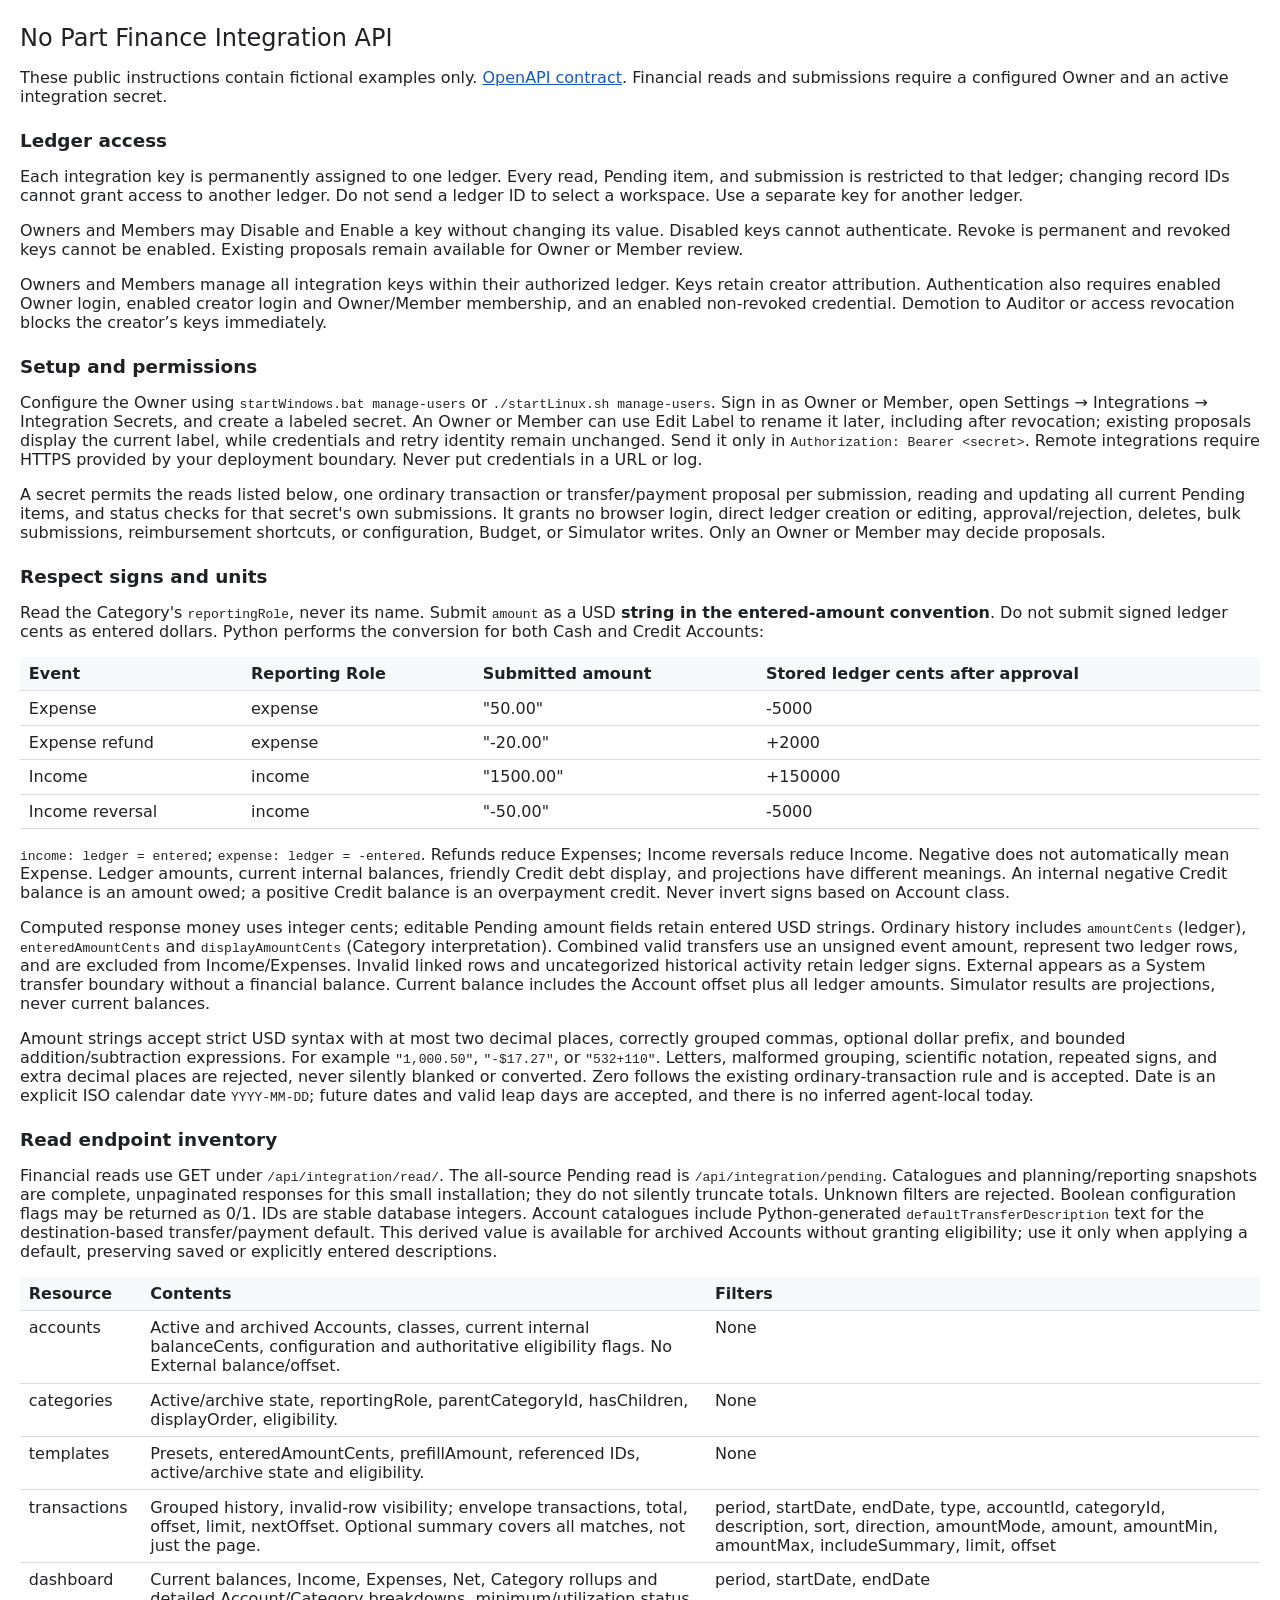
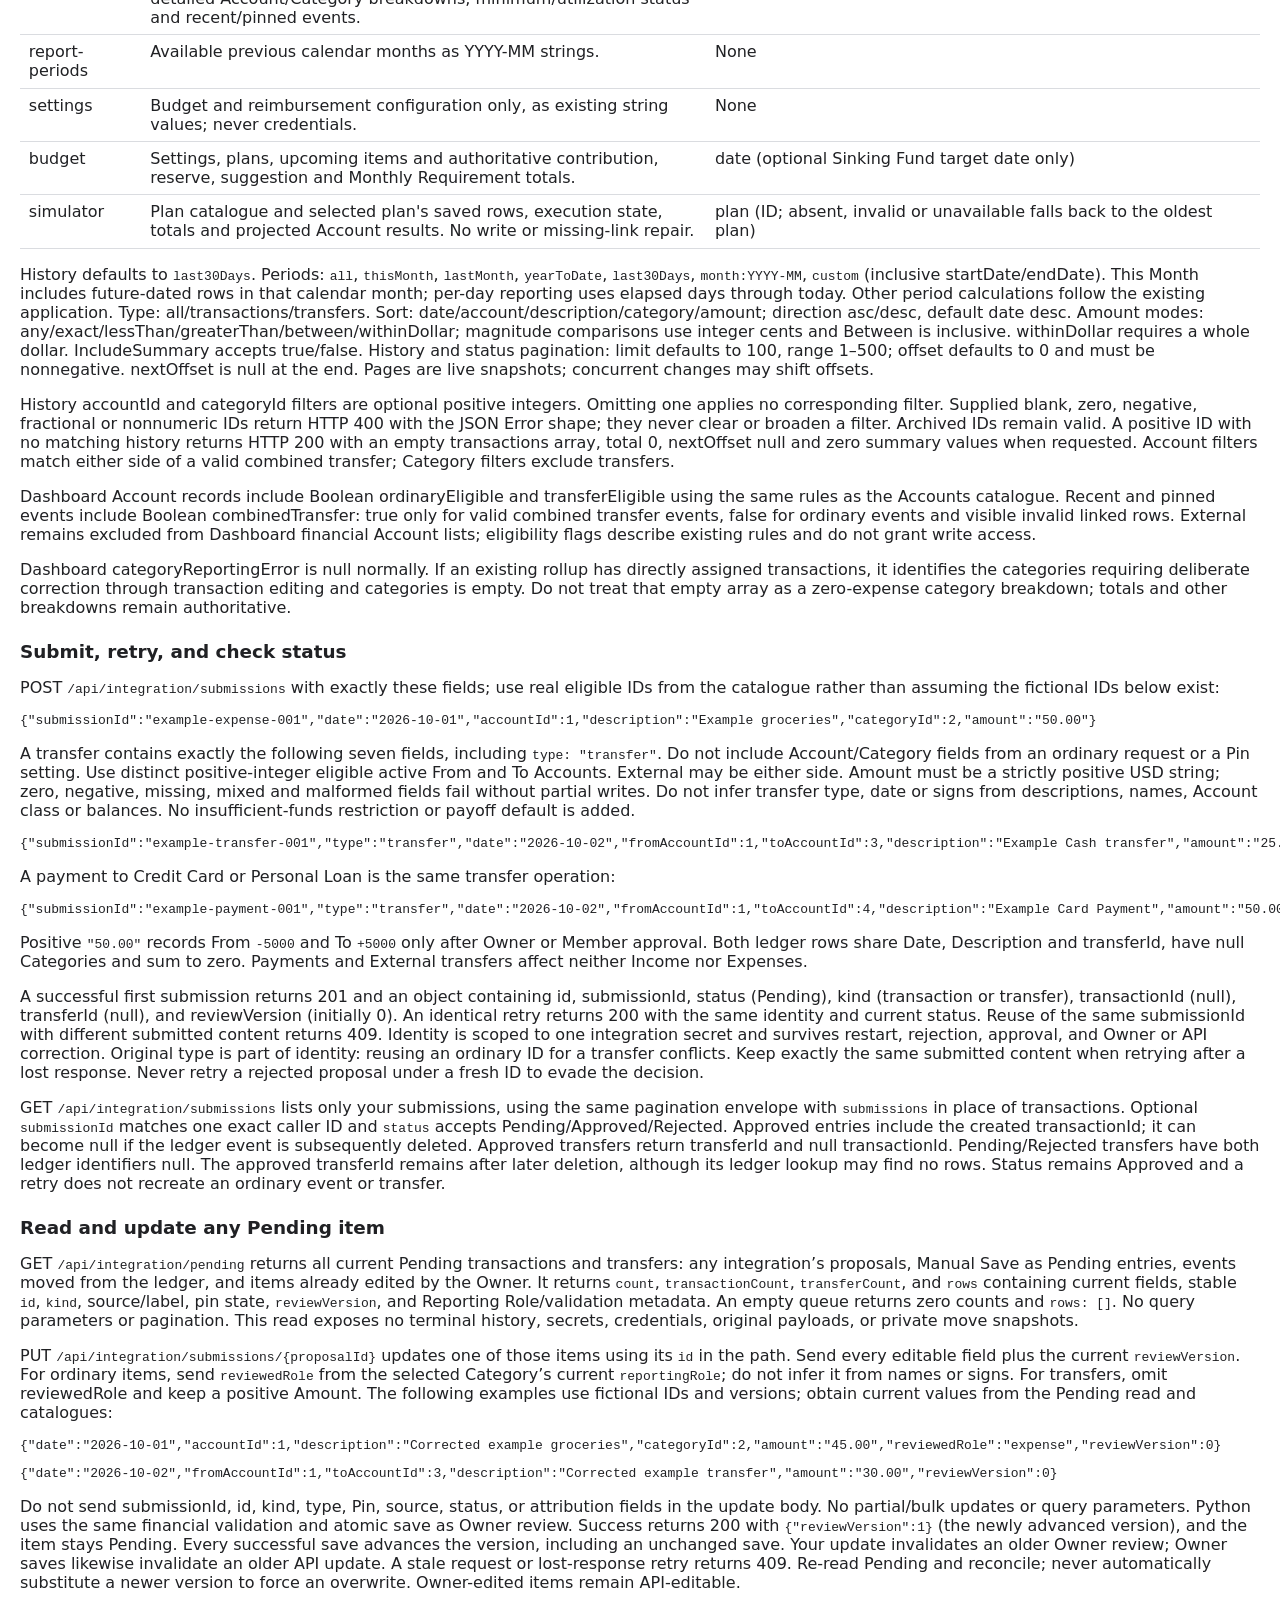
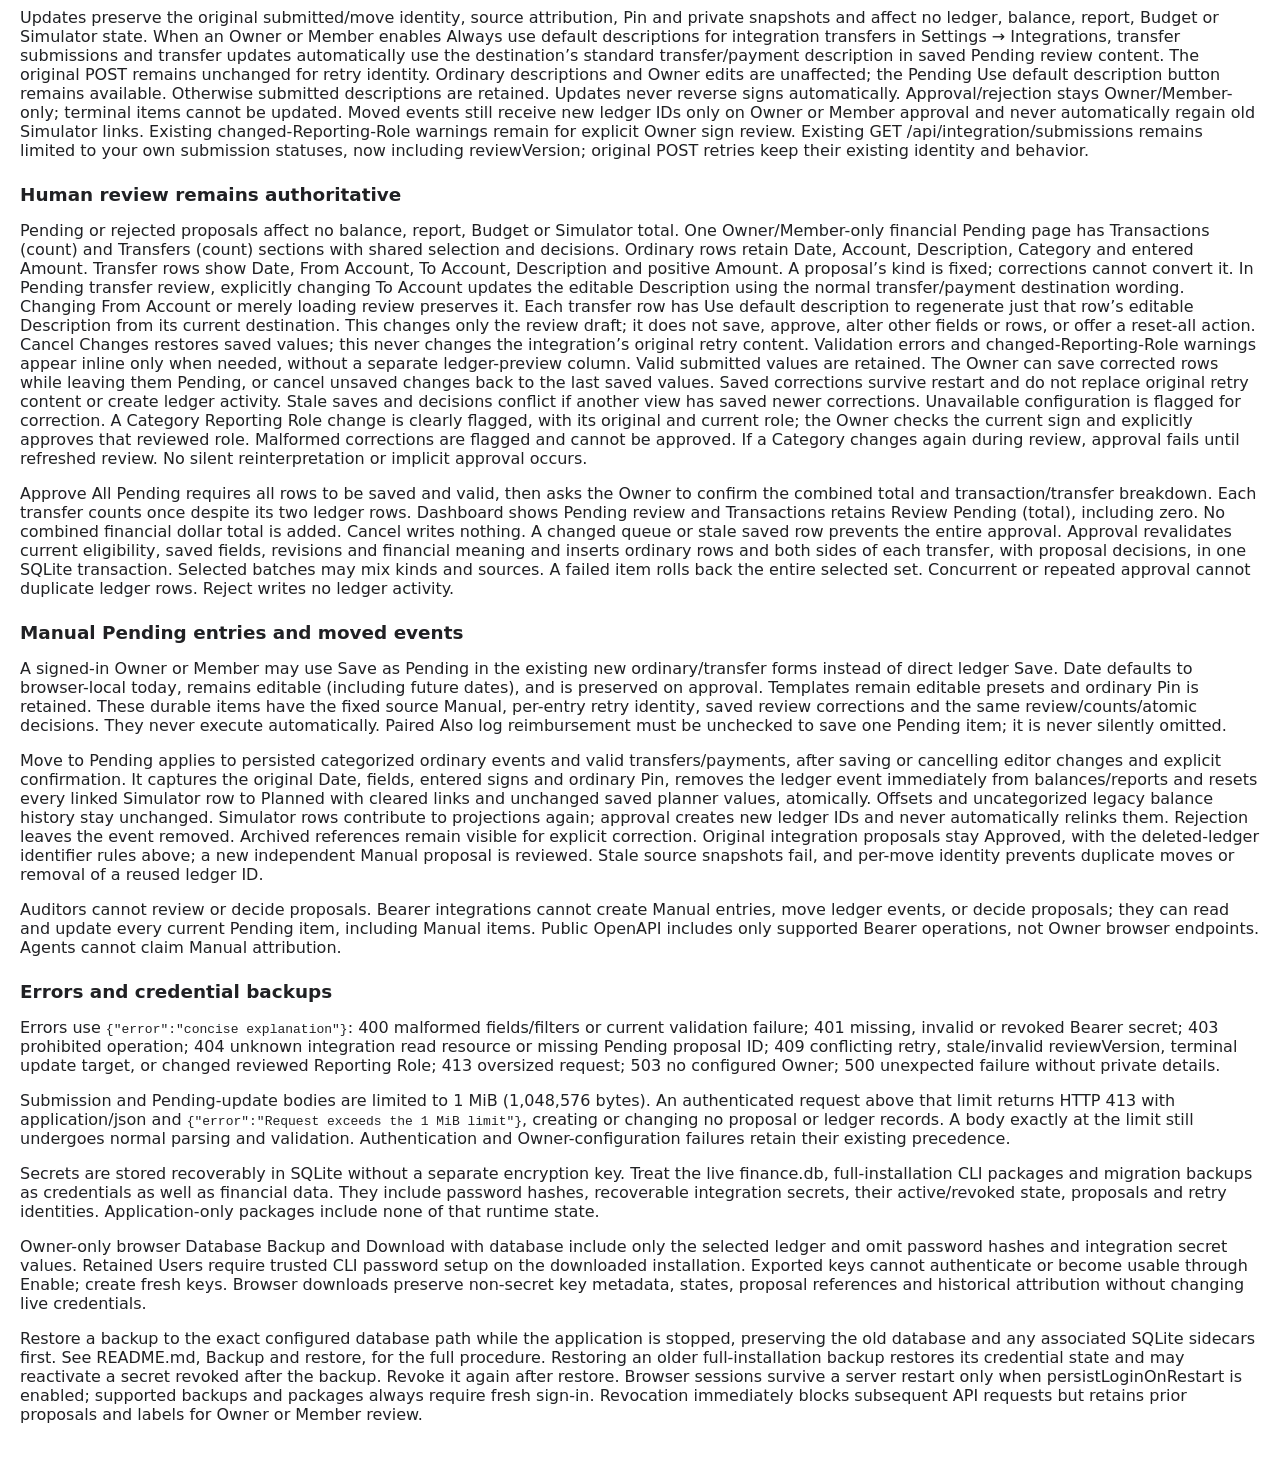
<file: docs.html>
<!doctype html>
<html lang="en"><head><meta charset="utf-8"><meta name="viewport" content="width=device-width, initial-scale=1"><meta name="robots" content="noindex, nofollow, noarchive"><title>No Part Finance — Integration API</title><link rel="stylesheet" href="/styles.css"><link rel="icon" type="image/png" sizes="192x192" href="/assets/icon-192.png"></head><body><main>
<h1>No Part Finance Integration API</h1>
<p>These public instructions contain fictional examples only. <a href="/openapi.json">OpenAPI contract</a>. Financial reads and submissions require a configured Owner and an active integration secret.</p>
<section class="ledgerAccessNotice"><h2>Ledger access</h2><p>Each integration key is permanently assigned to one ledger. Every read, Pending item, and submission is restricted to that ledger; changing record IDs cannot grant access to another ledger. Do not send a ledger ID to select a workspace. Use a separate key for another ledger.</p><p>Owners and Members may Disable and Enable a key without changing its value. Disabled keys cannot authenticate. Revoke is permanent and revoked keys cannot be enabled. Existing proposals remain available for Owner or Member review.</p><p>Owners and Members manage all integration keys within their authorized ledger. Keys retain creator attribution. Authentication also requires enabled Owner login, enabled creator login and Owner/Member membership, and an enabled non-revoked credential. Demotion to Auditor or access revocation blocks the creator’s keys immediately.</p></section>
<h2>Setup and permissions</h2>
<p>Configure the Owner using <code>startWindows.bat manage-users</code> or <code>./startLinux.sh manage-users</code>. Sign in as Owner or Member, open Settings → Integrations → Integration Secrets, and create a labeled secret. An Owner or Member can use Edit Label to rename it later, including after revocation; existing proposals display the current label, while credentials and retry identity remain unchanged. Send it only in <code>Authorization: Bearer &lt;secret&gt;</code>. Remote integrations require HTTPS provided by your deployment boundary. Never put credentials in a URL or log.</p>
<p>A secret permits the reads listed below, one ordinary transaction or transfer/payment proposal per submission, reading and updating all current Pending items, and status checks for that secret's own submissions. It grants no browser login, direct ledger creation or editing, approval/rejection, deletes, bulk submissions, reimbursement shortcuts, or configuration, Budget, or Simulator writes. Only an Owner or Member may decide proposals.</p>
<h2>Respect signs and units</h2>
<p>Read the Category's <code>reportingRole</code>, never its name. Submit <code>amount</code> as a USD <strong>string in the entered-amount convention</strong>. Do not submit signed ledger cents as entered dollars. Python performs the conversion for both Cash and Credit Accounts:</p>
<div class="tableWrap"><table><thead><tr><th>Event</th><th>Reporting Role</th><th>Submitted amount</th><th>Stored ledger cents after approval</th></tr></thead><tbody><tr><td>Expense</td><td>expense</td><td>"50.00"</td><td>-5000</td></tr><tr><td>Expense refund</td><td>expense</td><td>"-20.00"</td><td>+2000</td></tr><tr><td>Income</td><td>income</td><td>"1500.00"</td><td>+150000</td></tr><tr><td>Income reversal</td><td>income</td><td>"-50.00"</td><td>-5000</td></tr></tbody></table></div>
<p><code>income: ledger = entered</code>; <code>expense: ledger = -entered</code>. Refunds reduce Expenses; Income reversals reduce Income. Negative does not automatically mean Expense. Ledger amounts, current internal balances, friendly Credit debt display, and projections have different meanings. An internal negative Credit balance is an amount owed; a positive Credit balance is an overpayment credit. Never invert signs based on Account class.</p>
<p>Computed response money uses integer cents; editable Pending amount fields retain entered USD strings. Ordinary history includes <code>amountCents</code> (ledger), <code>enteredAmountCents</code> and <code>displayAmountCents</code> (Category interpretation). Combined valid transfers use an unsigned event amount, represent two ledger rows, and are excluded from Income/Expenses. Invalid linked rows and uncategorized historical activity retain ledger signs. External appears as a System transfer boundary without a financial balance. Current balance includes the Account offset plus all ledger amounts. Simulator results are projections, never current balances.</p>
<p>Amount strings accept strict USD syntax with at most two decimal places, correctly grouped commas, optional dollar prefix, and bounded addition/subtraction expressions. For example <code>"1,000.50"</code>, <code>"-$17.27"</code>, or <code>"532+110"</code>. Letters, malformed grouping, scientific notation, repeated signs, and extra decimal places are rejected, never silently blanked or converted. Zero follows the existing ordinary-transaction rule and is accepted. Date is an explicit ISO calendar date <code>YYYY-MM-DD</code>; future dates and valid leap days are accepted, and there is no inferred agent-local today.</p>
<h2>Read endpoint inventory</h2>
<p>Financial reads use GET under <code>/api/integration/read/</code>. The all-source Pending read is <code>/api/integration/pending</code>. Catalogues and planning/reporting snapshots are complete, unpaginated responses for this small installation; they do not silently truncate totals. Unknown filters are rejected. Boolean configuration flags may be returned as 0/1. IDs are stable database integers. Account catalogues include Python-generated <code>defaultTransferDescription</code> text for the destination-based transfer/payment default. This derived value is available for archived Accounts without granting eligibility; use it only when applying a default, preserving saved or explicitly entered descriptions.</p>
<div class="tableWrap"><table><thead><tr><th>Resource</th><th>Contents</th><th>Filters</th></tr></thead><tbody>
<tr><td>accounts</td><td>Active and archived Accounts, classes, current internal balanceCents, configuration and authoritative eligibility flags. No External balance/offset.</td><td>None</td></tr>
<tr><td>categories</td><td>Active/archive state, reportingRole, parentCategoryId, hasChildren, displayOrder, eligibility.</td><td>None</td></tr>
<tr><td>templates</td><td>Presets, enteredAmountCents, prefillAmount, referenced IDs, active/archive state and eligibility.</td><td>None</td></tr>
<tr><td>transactions</td><td>Grouped history, invalid-row visibility; envelope transactions, total, offset, limit, nextOffset. Optional summary covers all matches, not just the page.</td><td>period, startDate, endDate, type, accountId, categoryId, description, sort, direction, amountMode, amount, amountMin, amountMax, includeSummary, limit, offset</td></tr>
<tr><td>dashboard</td><td>Current balances, Income, Expenses, Net, Category rollups and detailed Account/Category breakdowns, minimum/utilization status and recent/pinned events.</td><td>period, startDate, endDate</td></tr>
<tr><td>report-periods</td><td>Available previous calendar months as YYYY-MM strings.</td><td>None</td></tr>
<tr><td>settings</td><td>Budget and reimbursement configuration only, as existing string values; never credentials.</td><td>None</td></tr>
<tr><td>budget</td><td>Settings, plans, upcoming items and authoritative contribution, reserve, suggestion and Monthly Requirement totals.</td><td>date (optional Sinking Fund target date only)</td></tr>
<tr><td>simulator</td><td>Plan catalogue and selected plan's saved rows, execution state, totals and projected Account results. No write or missing-link repair.</td><td>plan (ID; absent, invalid or unavailable falls back to the oldest plan)</td></tr>
</tbody></table></div>
<p>History defaults to <code>last30Days</code>. Periods: <code>all</code>, <code>thisMonth</code>, <code>lastMonth</code>, <code>yearToDate</code>, <code>last30Days</code>, <code>month:YYYY-MM</code>, <code>custom</code> (inclusive startDate/endDate). This Month includes future-dated rows in that calendar month; per-day reporting uses elapsed days through today. Other period calculations follow the existing application. Type: all/transactions/transfers. Sort: date/account/description/category/amount; direction asc/desc, default date desc. Amount modes: any/exact/lessThan/greaterThan/between/withinDollar; magnitude comparisons use integer cents and Between is inclusive. withinDollar requires a whole dollar. IncludeSummary accepts true/false. History and status pagination: limit defaults to 100, range 1–500; offset defaults to 0 and must be nonnegative. nextOffset is null at the end. Pages are live snapshots; concurrent changes may shift offsets.</p>
<p>History accountId and categoryId filters are optional positive integers. Omitting one applies no corresponding filter. Supplied blank, zero, negative, fractional or nonnumeric IDs return HTTP 400 with the JSON Error shape; they never clear or broaden a filter. Archived IDs remain valid. A positive ID with no matching history returns HTTP 200 with an empty transactions array, total 0, nextOffset null and zero summary values when requested. Account filters match either side of a valid combined transfer; Category filters exclude transfers.</p>
<p>Dashboard Account records include Boolean ordinaryEligible and transferEligible using the same rules as the Accounts catalogue. Recent and pinned events include Boolean combinedTransfer: true only for valid combined transfer events, false for ordinary events and visible invalid linked rows. External remains excluded from Dashboard financial Account lists; eligibility flags describe existing rules and do not grant write access.</p>
<p>Dashboard categoryReportingError is null normally. If an existing rollup has directly assigned transactions, it identifies the categories requiring deliberate correction through transaction editing and categories is empty. Do not treat that empty array as a zero-expense category breakdown; totals and other breakdowns remain authoritative.</p>
<h2>Submit, retry, and check status</h2>
<p>POST <code>/api/integration/submissions</code> with exactly these fields; use real eligible IDs from the catalogue rather than assuming the fictional IDs below exist:</p>
<pre>{"submissionId":"example-expense-001","date":"2026-10-01","accountId":1,"description":"Example groceries","categoryId":2,"amount":"50.00"}</pre>
<p>A transfer contains exactly the following seven fields, including <code>type: "transfer"</code>. Do not include Account/Category fields from an ordinary request or a Pin setting. Use distinct positive-integer eligible active From and To Accounts. External may be either side. Amount must be a strictly positive USD string; zero, negative, missing, mixed and malformed fields fail without partial writes. Do not infer transfer type, date or signs from descriptions, names, Account class or balances. No insufficient-funds restriction or payoff default is added.</p>
<pre>{"submissionId":"example-transfer-001","type":"transfer","date":"2026-10-02","fromAccountId":1,"toAccountId":3,"description":"Example Cash transfer","amount":"25.00"}</pre>
<p>A payment to Credit Card or Personal Loan is the same transfer operation:</p>
<pre>{"submissionId":"example-payment-001","type":"transfer","date":"2026-10-02","fromAccountId":1,"toAccountId":4,"description":"Example Card Payment","amount":"50.00"}</pre>
<p>Positive <code>"50.00"</code> records From <code>-5000</code> and To <code>+5000</code> only after Owner or Member approval. Both ledger rows share Date, Description and transferId, have null Categories and sum to zero. Payments and External transfers affect neither Income nor Expenses.</p>
<p>A successful first submission returns 201 and an object containing id, submissionId, status (Pending), kind (transaction or transfer), transactionId (null), transferId (null), and reviewVersion (initially 0). An identical retry returns 200 with the same identity and current status. Reuse of the same submissionId with different submitted content returns 409. Identity is scoped to one integration secret and survives restart, rejection, approval, and Owner or API correction. Original type is part of identity: reusing an ordinary ID for a transfer conflicts. Keep exactly the same submitted content when retrying after a lost response. Never retry a rejected proposal under a fresh ID to evade the decision.</p>
<p>GET <code>/api/integration/submissions</code> lists only your submissions, using the same pagination envelope with <code>submissions</code> in place of transactions. Optional <code>submissionId</code> matches one exact caller ID and <code>status</code> accepts Pending/Approved/Rejected. Approved entries include the created transactionId; it can become null if the ledger event is subsequently deleted. Approved transfers return transferId and null transactionId. Pending/Rejected transfers have both ledger identifiers null. The approved transferId remains after later deletion, although its ledger lookup may find no rows. Status remains Approved and a retry does not recreate an ordinary event or transfer.</p>
<h2>Read and update any Pending item</h2>
<p>GET <code>/api/integration/pending</code> returns all current Pending transactions and transfers: any integration’s proposals, Manual Save as Pending entries, events moved from the ledger, and items already edited by the Owner. It returns <code>count</code>, <code>transactionCount</code>, <code>transferCount</code>, and <code>rows</code> containing current fields, stable <code>id</code>, <code>kind</code>, source/label, pin state, <code>reviewVersion</code>, and Reporting Role/validation metadata. An empty queue returns zero counts and <code>rows: []</code>. No query parameters or pagination. This read exposes no terminal history, secrets, credentials, original payloads, or private move snapshots.</p>
<p>PUT <code>/api/integration/submissions/{proposalId}</code> updates one of those items using its <code>id</code> in the path. Send every editable field plus the current <code>reviewVersion</code>. For ordinary items, send <code>reviewedRole</code> from the selected Category’s current <code>reportingRole</code>; do not infer it from names or signs. For transfers, omit reviewedRole and keep a positive Amount. The following examples use fictional IDs and versions; obtain current values from the Pending read and catalogues:</p>
<pre>{"date":"2026-10-01","accountId":1,"description":"Corrected example groceries","categoryId":2,"amount":"45.00","reviewedRole":"expense","reviewVersion":0}</pre>
<pre>{"date":"2026-10-02","fromAccountId":1,"toAccountId":3,"description":"Corrected example transfer","amount":"30.00","reviewVersion":0}</pre>
<p>Do not send submissionId, id, kind, type, Pin, source, status, or attribution fields in the update body. No partial/bulk updates or query parameters. Python uses the same financial validation and atomic save as Owner review. Success returns 200 with <code>{"reviewVersion":1}</code> (the newly advanced version), and the item stays Pending. Every successful save advances the version, including an unchanged save. Your update invalidates an older Owner review; Owner saves likewise invalidate an older API update. A stale request or lost-response retry returns 409. Re-read Pending and reconcile; never automatically substitute a newer version to force an overwrite. Owner-edited items remain API-editable.</p>
<p>Updates preserve the original submitted/move identity, source attribution, Pin and private snapshots and affect no ledger, balance, report, Budget or Simulator state. When an Owner or Member enables Always use default descriptions for integration transfers in Settings → Integrations, transfer submissions and transfer updates automatically use the destination’s standard transfer/payment description in saved Pending review content. The original POST remains unchanged for retry identity. Ordinary descriptions and Owner edits are unaffected; the Pending Use default description button remains available. Otherwise submitted descriptions are retained. Updates never reverse signs automatically. Approval/rejection stays Owner/Member-only; terminal items cannot be updated. Moved events still receive new ledger IDs only on Owner or Member approval and never automatically regain old Simulator links. Existing changed-Reporting-Role warnings remain for explicit Owner sign review. Existing GET /api/integration/submissions remains limited to your own submission statuses, now including reviewVersion; original POST retries keep their existing identity and behavior.</p>
<h2>Human review remains authoritative</h2>
<p>Pending or rejected proposals affect no balance, report, Budget or Simulator total. One Owner/Member-only financial Pending page has Transactions (count) and Transfers (count) sections with shared selection and decisions. Ordinary rows retain Date, Account, Description, Category and entered Amount. Transfer rows show Date, From Account, To Account, Description and positive Amount. A proposal’s kind is fixed; corrections cannot convert it. In Pending transfer review, explicitly changing To Account updates the editable Description using the normal transfer/payment destination wording. Changing From Account or merely loading review preserves it. Each transfer row has Use default description to regenerate just that row’s editable Description from its current destination. This changes only the review draft; it does not save, approve, alter other fields or rows, or offer a reset-all action. Cancel Changes restores saved values; this never changes the integration’s original retry content. Validation errors and changed-Reporting-Role warnings appear inline only when needed, without a separate ledger-preview column. Valid submitted values are retained. The Owner can save corrected rows while leaving them Pending, or cancel unsaved changes back to the last saved values. Saved corrections survive restart and do not replace original retry content or create ledger activity. Stale saves and decisions conflict if another view has saved newer corrections. Unavailable configuration is flagged for correction. A Category Reporting Role change is clearly flagged, with its original and current role; the Owner checks the current sign and explicitly approves that reviewed role. Malformed corrections are flagged and cannot be approved. If a Category changes again during review, approval fails until refreshed review. No silent reinterpretation or implicit approval occurs.</p>
<p>Approve All Pending requires all rows to be saved and valid, then asks the Owner to confirm the combined total and transaction/transfer breakdown. Each transfer counts once despite its two ledger rows. Dashboard shows Pending review and Transactions retains Review Pending (total), including zero. No combined financial dollar total is added. Cancel writes nothing. A changed queue or stale saved row prevents the entire approval. Approval revalidates current eligibility, saved fields, revisions and financial meaning and inserts ordinary rows and both sides of each transfer, with proposal decisions, in one SQLite transaction. Selected batches may mix kinds and sources. A failed item rolls back the entire selected set. Concurrent or repeated approval cannot duplicate ledger rows. Reject writes no ledger activity.</p>
<h2>Manual Pending entries and moved events</h2>
<p>A signed-in Owner or Member may use Save as Pending in the existing new ordinary/transfer forms instead of direct ledger Save. Date defaults to browser-local today, remains editable (including future dates), and is preserved on approval. Templates remain editable presets and ordinary Pin is retained. These durable items have the fixed source Manual, per-entry retry identity, saved review corrections and the same review/counts/atomic decisions. They never execute automatically. Paired Also log reimbursement must be unchecked to save one Pending item; it is never silently omitted.</p>
<p>Move to Pending applies to persisted categorized ordinary events and valid transfers/payments, after saving or cancelling editor changes and explicit confirmation. It captures the original Date, fields, entered signs and ordinary Pin, removes the ledger event immediately from balances/reports and resets every linked Simulator row to Planned with cleared links and unchanged saved planner values, atomically. Offsets and uncategorized legacy balance history stay unchanged. Simulator rows contribute to projections again; approval creates new ledger IDs and never automatically relinks them. Rejection leaves the event removed. Archived references remain visible for explicit correction. Original integration proposals stay Approved, with the deleted-ledger identifier rules above; a new independent Manual proposal is reviewed. Stale source snapshots fail, and per-move identity prevents duplicate moves or removal of a reused ledger ID.</p>
<p>Auditors cannot review or decide proposals. Bearer integrations cannot create Manual entries, move ledger events, or decide proposals; they can read and update every current Pending item, including Manual items. Public OpenAPI includes only supported Bearer operations, not Owner browser endpoints. Agents cannot claim Manual attribution.</p>
<h2>Errors and credential backups</h2>
<p>Errors use <code>{"error":"concise explanation"}</code>: 400 malformed fields/filters or current validation failure; 401 missing, invalid or revoked Bearer secret; 403 prohibited operation; 404 unknown integration read resource or missing Pending proposal ID; 409 conflicting retry, stale/invalid reviewVersion, terminal update target, or changed reviewed Reporting Role; 413 oversized request; 503 no configured Owner; 500 unexpected failure without private details.</p>
<p>Submission and Pending-update bodies are limited to 1 MiB (1,048,576 bytes). An authenticated request above that limit returns HTTP 413 with application/json and <code>{"error":"Request exceeds the 1 MiB limit"}</code>, creating or changing no proposal or ledger records. A body exactly at the limit still undergoes normal parsing and validation. Authentication and Owner-configuration failures retain their existing precedence.</p>
<p>Secrets are stored recoverably in SQLite without a separate encryption key. Treat the live finance.db, full-installation CLI packages and migration backups as credentials as well as financial data. They include password hashes, recoverable integration secrets, their active/revoked state, proposals and retry identities. Application-only packages include none of that runtime state.</p>
<p>Owner-only browser Database Backup and Download with database include only the selected ledger and omit password hashes and integration secret values. Retained Users require trusted CLI password setup on the downloaded installation. Exported keys cannot authenticate or become usable through Enable; create fresh keys. Browser downloads preserve non-secret key metadata, states, proposal references and historical attribution without changing live credentials.</p>
<p>Restore a backup to the exact configured database path while the application is stopped, preserving the old database and any associated SQLite sidecars first. See README.md, Backup and restore, for the full procedure. Restoring an older full-installation backup restores its credential state and may reactivate a secret revoked after the backup. Revoke it again after restore. Browser sessions survive a server restart only when persistLoginOnRestart is enabled; supported backups and packages always require fresh sign-in. Revocation immediately blocks subsequent API requests but retains prior proposals and labels for Owner or Member review.</p>
</main></body></html>
</file>
<file: styles.css>
:root { color-scheme: light; --background: #fff; --border: #dadce0; --muted: #5f6368; --surface: #f8f9fa; --text: #202124; --link: #185abc; --input-border: #9aa0a6; --unsaved-row: #fff8e1; --credit-result-row: #e3e5e7; --simulator-separator: #80868b; background: var(--background); color: var(--text); font-family: system-ui, -apple-system, "Segoe UI", sans-serif; }
:root[data-theme="dark"] { color-scheme: dark; --background: #202124; --border: #5f6368; --muted: #bdc1c6; --surface: #303134; --text: #e8eaed; --link: #8ab4f8; --input-border: #9aa0a6; --unsaved-row: #3d3522; --credit-result-row: #3c4043; --simulator-separator: #9aa0a6; }
@media (prefers-color-scheme: dark) { :root:not([data-theme]) { color-scheme: dark; --background: #202124; --border: #5f6368; --muted: #bdc1c6; --surface: #303134; --text: #e8eaed; --link: #8ab4f8; --input-border: #9aa0a6; --unsaved-row: #3d3522; --credit-result-row: #3c4043; --simulator-separator: #9aa0a6; } }
[hidden] { display: none !important; }
body { background: var(--background); color: var(--text); margin: 0; } header { align-items: center; border-bottom: 1px solid var(--border); display: grid; column-gap: 2rem; row-gap: .5rem; grid-template-columns: auto auto 1fr; padding: .9rem 1.25rem .5rem; } .brandRow { align-items: center; display: flex; white-space: nowrap; } .settingsLink { justify-self: end; } nav { display: flex; gap: 1rem; } a { color: var(--link); } a[aria-current="page"] { color: var(--text); font-weight: 600; text-decoration: none; }
.applicationVersion { font-weight: 600; }
#signedInAs { min-width: 0; overflow-wrap: anywhere; }
#registrationDialog .dialogActions { justify-content: space-between; }
.emptyState { border: 1px solid var(--border); padding: .75rem; }
.utilizationBadge { border-radius: 2px; display: inline-block; font-size: .75rem; font-weight: 500; padding: .08rem .3rem; white-space: nowrap; }
.creditUtilizationTotal { align-items: center; display: grid; font-size: 1rem; grid-template-columns: 1fr auto; padding: .55rem .5rem 0; }
.creditUtilizationTotal .utilizationBadge { font-size: 1rem; padding: .12rem .4rem; }
.utilizationGreen { background: #81c995; color: #092e12; } .utilizationYellow { background: #fdd663; color: #3c2f00; } .utilizationRed { background: #b3261e; color: #fff; }
.statusBanner { border: 1px solid var(--border); box-sizing: border-box; margin: 0 0 1rem; padding: .75rem; width: 100%; }
.statusGreen { background: #81c995; color: #000; } .statusYellow { background: #fdd663; color: #000; } .statusRed { background: #b3261e; color: #fff; }
.compactControl { margin: 0 0 .75rem; }
#sinkingFundAsOfDate { box-sizing: border-box; max-width: 100%; width: 9.5rem; }
#minimumBalanceHelper { min-height: 3.75rem; }
#utilizationWarningHelper { min-height: 1.5rem; }
.temporaryNotification { bottom: env(safe-area-inset-bottom, 0); box-sizing: border-box; left: 50%; max-width: 1100px; padding: .65rem 1rem; position: fixed; transform: translateX(-50%); width: calc(100% - 2rem); z-index: 20; border-top: 4px solid currentColor; white-space: pre-line; }
.temporaryNotification button { float: right; margin-left: 1rem; }
.dialogDelete { margin-top: 1rem; }
.dialogLedgerActions { align-items: center; display: flex; flex-wrap: wrap; gap: .5rem; }
.dialogLedgerActions button { margin-top: 0; }
.dialogLedgerActions:not(:has(button:not([hidden]))) { display: none; }
.rowSummary { border: 1px solid var(--border); margin: .5rem 0 1rem; padding: .5rem; }
.rowSummary div { display: grid; grid-template-columns: minmax(7rem, auto) 1fr; gap: .5rem; }
.rowSummary dt { font-weight: 700; }
.rowSummary dd { margin: 0; }
.descriptionFilter { flex: 1 1 14rem; }
.moneyInput { align-items: stretch; display: flex; }
.moneyInputPrefix { align-items: center; background: var(--surface); border: 1px solid var(--input-border); border-right: 0; box-sizing: border-box; display: flex; min-height: 2rem; padding: .25rem .4rem; }
.moneyInput input { border-bottom-left-radius: 0; border-top-left-radius: 0; min-width: 0; width: 100%; }
.amountFilterValues { align-items: end; display: flex; gap: .5rem; }
.amountFilterGroup { align-items: end; box-sizing: border-box; display: flex; flex: 1 0 100%; gap: .5rem; white-space: nowrap; }
.transferAmountHelper { display: block; margin-top: .35rem; }
.budgetRecurringAction { margin-bottom: .5rem; margin-top: 1.5rem; }
main { margin: 0 auto; max-width: 90rem; padding: 1.5rem 1.25rem; } h1 { font-size: 1.5rem; font-weight: 500; margin: 0; } h2 { font-size: 1.15rem; margin: 1.5rem 0 .75rem; }
button, input, select { font: inherit; } button { appearance: none; background: var(--surface); border: 1px solid var(--input-border); border-radius: 2px; color: var(--text); cursor: pointer; padding: .35rem .65rem; } .positiveAction { background: #34a853; border: 1px solid #27823f; color: #000; } .pageActions { align-items: center; display: flex; flex-wrap: wrap; gap: .5rem; margin-bottom: 1rem; } .headingRow { align-items: center; display: flex; justify-content: space-between; gap: 1rem; }
.linkButton, .sortButton { background: none; border: 0; color: var(--link); padding: 0; text-decoration: underline; }
.sortButton { color: inherit; font-weight: 600; text-decoration: none; }
.secondaryText { color: var(--muted); font-size: .8rem; margin-top: .1rem; }
.setAsideValues { line-height: 1.45; }
.destructiveButton { background: #b3261e; border: 1px solid #8c1d18; color: #fff; justify-self: start; margin-top: .25rem; }
.filterForm { align-items: end; display: flex; flex-wrap: wrap; gap: .75rem; margin: 1rem 0; } label { display: grid; gap: .25rem; } input, select { background: var(--background); border: 1px solid var(--input-border); color: var(--text); border-radius: 2px; box-sizing: border-box; min-height: 2rem; padding: .25rem .4rem; }
.dashboardGrid { display: grid; gap: 2rem; grid-template-columns: minmax(0, 1fr) minmax(0, 1fr); }
.inlineLabel { align-items: center; display: flex; font-size: .9rem; gap: .35rem; }
.inlineLabel input { min-height: auto; }
.checkboxLabel { align-items: center; display: flex; gap: .4rem; }
.checkboxLabel input { min-height: auto; }
.periodControls { align-items: end; display: flex; flex-wrap: wrap; gap: .5rem; }
.customDateControls { align-items: end; display: flex; gap: .5rem; }
.summaryTable dl { display: grid; grid-template-columns: repeat(5, minmax(8rem, 1fr)); margin: .75rem 0; }
.summaryTable dl div { border: 1px solid var(--border); border-right: 0; padding: .5rem; }
.summaryTable dl div:last-child { border-right: 1px solid var(--border); }
.summaryTable dt { color: var(--muted); font-size: .85rem; }
.summaryTable dd { font-weight: 600; margin: .2rem 0 0; }
.transactionSummary dl { grid-template-columns: repeat(3, minmax(8rem, 1fr)); }
.pendingSummary dl { grid-template-columns: repeat(2, minmax(0, 1fr)); }
.pendingSummary dd { overflow-wrap: anywhere; }
.databaseStatus { display: flex; flex-wrap: wrap; gap: .75rem 2rem; margin: .75rem 0; }
.databaseStatus div { min-width: 8rem; }
.databaseStatus dt { color: var(--muted); font-size: .85rem; }
.databaseStatus dd { font-weight: 600; margin: .2rem 0 0; }
.budgetOverview { margin-bottom: 1rem; }
.monthlyRequirement { display: grid; justify-items: start; margin: .5rem 0 .75rem; }
.monthlyRequirement span { color: var(--muted); font-size: .9rem; }
.monthlyRequirement strong { font-size: 1.75rem; line-height: 1.2; }
.monthlyRecurringControls { align-items: end; display: flex; flex-wrap: wrap; gap: .75rem; }
.monthlyRecurringAggregate { min-width: 38rem; }
.budgetDateColumn { white-space: nowrap; width: 8.5rem; }
.monthlyRecurringAggregateRow { font-weight: 600; }
.monthlyRecurringDetailRow { color: var(--text); }
.monthlyRecurringDetailRow td:nth-child(2) { padding-left: 1.5rem; }
.paymentsIncomeLayout { display: grid; gap: 2rem; grid-template-columns: 1fr; }
.paymentsIncomePanel { min-width: 0; }
.paymentsIncomeTable { min-width: 33rem; table-layout: fixed; }
.paymentsIncomeTable th:nth-child(1), .paymentsIncomeTable td:nth-child(1) { width: 8.5rem; }
.paymentsIncomeTable th:nth-child(3), .paymentsIncomeTable td:nth-child(3) { width: 7rem; }
.paymentsIncomeTable th:nth-child(4), .paymentsIncomeTable td:nth-child(4) { width: 11rem; }
.budgetNavigation { border-bottom: 1px solid var(--border); flex-wrap: wrap; margin-top: 1.5rem; padding-bottom: .6rem; }
.budgetNavigation a { flex: none; white-space: nowrap; }
.inputWithUnit { align-items: center; display: flex; gap: .4rem; }
.inputWithUnit input { width: 7rem; }
.needsRollup { font-weight: 600; }
.needsChild td:first-child { padding-left: 1.5rem; }
.expenseDetailGroup th, .expenseDetailGroup td { background: var(--background); font-weight: 600; }
.expenseDetailChild td:first-child { padding-left: 1.5rem; }
.tableWrap { overflow-x: auto; } table { border-collapse: collapse; width: 100%; } th, td { border-bottom: 1px solid var(--border); padding: .45rem .55rem; text-align: left; vertical-align: top; } th { background: var(--surface); font-weight: 600; } .amount { text-align: right; white-space: nowrap; } .rowActions { white-space: nowrap; } .rowActions button { margin-right: .25rem; }
.minimumColumn { width: 1%; }
.packageActions { align-items: flex-start; display: flex; flex-direction: column; font-weight: 400; gap: .35rem; margin-top: .5rem; }
.packageActions a { font-weight: 400; }
.compactTable th, .compactTable td { padding-bottom: .3rem; padding-top: .3rem; }
#bulkEntryDialog { max-width: 75rem; }
#bulkEntryTable { min-width: 65rem; }
#bulkEntryTable input, #bulkEntryTable select { width: 100%; }
#bulkEntryTable tr.bulkHangingRow td { background: var(--surface); border-bottom-style: dashed; }
dialog { background: var(--background); border: 1px solid var(--input-border); color: var(--text); border-radius: 3px; max-width: 30rem; width: calc(100% - 2rem); } dialog::backdrop { background: rgb(0 0 0 / 35%); } dialog form, dialog > div { display: grid; gap: .75rem; } dialog h2, dialog h3, dialog blockquote, dialog p { margin: 0; } fieldset { border: 1px solid var(--border); display: grid; gap: .75rem; } .dialogActions { display: flex; gap: .5rem; justify-content: flex-end; } .formError { color: #b3261e; min-height: 1.2em; margin: 0; } .formHint { color: var(--muted); font-size: .9rem; margin: 0; }
@media (max-width: 40rem) {
  .temporaryNotification { left: 0; transform: none; width: 100%; }
  .filterForm .descriptionFilter { flex: 0 1 auto; }
  header { gap: .75rem; grid-template-columns: 1fr auto; }
  #mainNavigation { flex-wrap: wrap; grid-column: 1 / -1; grid-row: 2; row-gap: .5rem; }
  .settingsIdentity { align-items: flex-start; flex-direction: column; }
  .settingsNavigation { flex-wrap: wrap; }
  .settingsNavigation a { flex: none; white-space: nowrap; }
  .headingRow { align-items: flex-start; flex-direction: column; }
  .monthlyRecurringControls { align-items: stretch; flex-direction: column; width: 100%; }
  .filterForm, .periodControls { align-items: stretch; flex-direction: column; width: 100%; }
  .amountFilterValues { align-items: stretch; flex-direction: column; }
  .amountFilterGroup { align-items: stretch; flex-direction: column; width: 100%; white-space: normal; }
  .dashboardGrid { grid-template-columns: 1fr; }
  .summaryTable dl { grid-template-columns: 1fr 1fr; }
  .summaryTable dl div, .summaryTable dl div:last-child { border: 0; border-bottom: 1px solid var(--border); }
  #expenseCategoryTable { min-width: 34rem; }
}

@media (min-width: 70rem) { .paymentsIncomeLayout { grid-template-columns: minmax(0, 1fr) minmax(0, 1fr); } }

.simulatorLayout { display: block; }
.simulatorExecutedRow { background: var(--surface); color: var(--muted); }
.simulatorExecutedRow select, .simulatorExecutedRow input { color: var(--muted); }
.simulatorPlanToolbar { align-items: end; display: flex; flex-wrap: wrap; gap: .5rem; margin: 0 0 1rem; }
.simulatorPlanToolbar label { min-width: min(24rem, 100%); }
.simulatorPlanToolbar select { width: 100%; }
.simulatorWorksheet tr.unsavedRow td, .pendingTable tr.unsavedRow td { background: var(--unsaved-row); }
.simulatorWorksheet tr.hangingRow td { background: var(--surface); border-bottom-style: dashed; }
.simulatorWorksheet tr.simulatorGroupStart td { border-top: .45rem solid var(--simulator-separator); }
.simulatorLayout > section + section { margin-top: 1.5rem; }
.simulatorWorksheet { table-layout: fixed; width: 73rem; }
.simulatorProjectedTable, .simulatorSummary { width: 100%; }
.simulatorWorksheet th:nth-child(1), .simulatorWorksheet td:nth-child(1) { width: 9rem; }
.simulatorWorksheet th:nth-child(2), .simulatorWorksheet td:nth-child(2) { width: 10rem; }
.simulatorWorksheet th:nth-child(3), .simulatorWorksheet td:nth-child(3) { width: 20rem; }
.simulatorWorksheet th:nth-child(4), .simulatorWorksheet td:nth-child(4) { width: 10rem; }
.simulatorWorksheet th:nth-child(5), .simulatorWorksheet td:nth-child(5) { width: 8rem; }
.simulatorWorksheet th:nth-child(6), .simulatorWorksheet td:nth-child(6) { width: 16rem; }
.simulatorWorksheet select, .simulatorWorksheet input { box-sizing: border-box; min-width: 0; width: 100%; }
.simulatorWorksheet td:nth-child(3) { white-space: nowrap; }
.simulatorAccountPair { align-items: center; display: grid; gap: .35rem; grid-template-columns: minmax(0, 1fr) auto minmax(0, 1fr); width: 100%; }
.simulatorAccountPair select { width: 100%; }
.simulatorResults .summaryTable { margin-bottom: 1rem; }
.simulatorResultsLayout { align-items: start; display: grid; gap: 1.25rem; grid-template-columns: minmax(0, 1fr) minmax(18rem, 1fr); }
.simulatorResultsLayout > div { min-width: 0; }
.simulatorResultsLayout h2, .simulatorResultsLayout h3 { margin-top: 0; }
.simulatorBufferProjectionOption { align-items: flex-start; margin-top: .5rem; max-width: 100%; width: fit-content; }
.simulatorBufferProjectionOption input { flex: 0 0 auto; }
.simulatorSummary dl { grid-template-columns: repeat(5, minmax(8rem, 1fr)); }
.simulatorResults tr.creditResultRow td { background: var(--credit-result-row); }
@media (max-width: 75rem) { .simulatorResultsLayout { grid-template-columns: minmax(0, 1fr); } }
@media (max-width: 40rem) { .simulatorSummary dl { grid-template-columns: 1fr 1fr; } }
/* Authorization is authoritative in Python; these rules also keep write controls
   out of the Auditor's normal interface, including dynamically rendered rows. */
.ownerOnly { display: none; }
body[data-role="owner"] .ownerOnly { display: revert; }
body[data-role="auditor"] button:not([data-view-control]):not([data-sort]):not([data-budget-sort]):not([data-monthly-sort]):not([data-income-sort]):not([data-payment-sort]) { display: none; }
body[data-role="auditor"] a[href="/api/backup"], body[data-role="auditor"] a[href="/api/package"] { display: none; }
.signIn { max-width: 28rem; }
.signIn form { display: grid; gap: 1rem; }
.signIn label { display: grid; gap: .25rem; }
.pendingTable { min-width: 68rem; }
.pendingTable input:not([type="checkbox"]), .pendingTable select { width: 100%; min-width: 8rem; }
.pendingTable th:nth-child(7), .pendingTable td:nth-child(7) { width: 1%; }
.pendingTable .moneyInput { width: 9rem; }
.pendingTable input[data-pending-field="amount"] { min-width: 0; }
.pendingTable th:last-child, .pendingTable td:last-child { min-width: 16rem; width: 16rem; }
.pendingTable td:last-child { white-space: normal; }
.pendingTable td:last-child button { white-space: nowrap; }
.pendingTable [data-pending-default-description]:disabled, #reviewPendingButton:disabled { background: var(--background); border-color: var(--border); color: var(--muted); cursor: default; opacity: 1; }
.pendingSaveActions { display: inline-flex; gap: .25rem; }
.pendingTable label { display: block; }
.integrationSecretValue { overflow-wrap: anywhere; white-space: normal; }
.integrationSecretCreateRow td { background: var(--surface); border-bottom-style: dashed; }
#integrationSecretLabel { width: 24ch; max-width: 100%; min-width: 0; }

.templateHighlight { background: #fff1a8; color: #111; }

.signInVersion { text-align: center; margin: 1rem; color: var(--muted); }
body:has(.signIn) { min-height: 100dvh; display: flex; flex-direction: column; }
body:has(.signIn) .signIn { flex: 1; width: min(100%, 28rem); box-sizing: border-box; }

.auditPagination { display: flex; flex-wrap: wrap; align-items: center; gap: .65rem; margin-bottom: .75rem; }
.auditTable { min-width: 1100px; }
.auditTable th, .auditTable td { vertical-align: top; white-space: pre-wrap; overflow-wrap: normal; word-break: normal; }
.auditTable th:nth-child(-n+4), .auditTable td:nth-child(-n+4) { white-space: nowrap; }
.auditTable th:first-child, .auditTable td:first-child { min-width: 190px; }
.auditTable th:nth-child(2), .auditTable td:nth-child(2) { min-width: 150px; }
.auditTable th:nth-child(3), .auditTable td:nth-child(3) { min-width: 105px; }
.auditTable th:nth-child(4), .auditTable td:nth-child(4) { min-width: 150px; }
.auditTable th:nth-child(5), .auditTable td:nth-child(5), .auditTable th:nth-child(6), .auditTable td:nth-child(6) { min-width: 300px; }

body[data-role="member"] .ownerOnly { display: revert; }
body[data-role="member"] a[href^="/api/backup"], body[data-role="member"] a[href^="/api/package?"] { display: none; }
body[data-role="auditor"] a[href^="/api/backup"], body[data-role="auditor"] a[href^="/api/package?"] { display: none; }
.ledgerNavigation { grid-column: 1 / 3; min-width: 0; }
.ledgerNavigation label { min-width: 0; width: 100%; }
.ledgerNavigation select { max-width: 100%; width: 100%; }
#ledgerSwitchError { margin: .5rem 0 0; }
#ledgerSwitchError:empty { display: none; }
#ledgerNameForm { max-width: 32rem; }
#sharingInviteForm input, #sharingInviteForm select { max-width: 100%; }
.ownerAccessRow { color: var(--muted, #666); }

.dashboardSecondaryActions { align-items: center; display: flex; flex: 1 1 18rem; gap: .5rem; min-width: 0; }
.dashboardSecondaryActions .secondaryControl { flex-shrink: 0; }
.refreshStatus { display: inline-flex; align-items: center; justify-content: flex-end; gap: .4rem; flex: 1 1 0; min-width: 0; min-height: 2.1rem; flex-wrap: wrap; font-size: .85rem; }
#dashboardReviewPendingButton:disabled { background: var(--surface); color: var(--muted); border-color: var(--border); }
#offlineNavigation { align-items: center; display: flex; flex-wrap: wrap; gap: .15rem; font-size: .85rem; min-height: 1.5rem; min-width: 0; }
#offlineNavigation time { white-space: nowrap; }
#offlineSettings { max-width: 45rem; }
body[data-offline="true"] a:not(.settingsLink):not(#cachedDashboardLink):not(#dashboardNavigationLink) { color: var(--muted); }
#dashboardNavigationLink[aria-disabled="true"] { color: var(--muted); }
body[data-offline="true"] #mainNavigation { align-items: center; }

/* Muted buttons identify unavailable actions without changing cached data colors. */
body[data-offline="true"] #dashboardPage button:disabled { background: var(--surface); border-color: var(--border); color: var(--muted); cursor: default; }
#dashboardPage > .pageActions { margin-bottom: .5rem; }
.dashboardGrid h2 { margin-top: .5rem; }

:root { --offline-background: #faf7ef; }
:root[data-theme="dark"] { --offline-background: #282724; }
@media (prefers-color-scheme: dark) { :root:not([data-theme]) { --offline-background: #282724; } }
body:is([data-offline="true"], [data-cached-balances="true"]) { background: var(--offline-background); min-height: 100vh; }
body:is([data-offline="true"], [data-cached-balances="true"]) table { background: var(--offline-background); }
body:is([data-offline="true"], [data-cached-balances="true"]) .expenseDetailGroup :is(th, td) { background: var(--offline-background); }

.accountForm { display: grid; gap: .75rem; max-width: 28rem; margin: 0; }
.accountForm h3, .accountForm p { margin: 0; }
.accountForm button { justify-self: start; }
.accountIdentity { display: grid; gap: .75rem; }
.accountIdentity dt { color: var(--muted); font-size: .9rem; }
.accountIdentity dd { margin: .2rem 0 0; overflow-wrap: anywhere; }

.accountNameValue { display: flex; align-items: center; flex-wrap: wrap; gap: .5rem; }

:root { --current-account-row: #e2e5e9; }
:root[data-theme="dark"] { --current-account-row: #141516; }
@media (prefers-color-scheme: dark) { :root:not([data-theme]) { --current-account-row: #141516; } }
.accountClientColumn { width: 40%; min-width: 15rem; }
.currentAccountRow > td { background: var(--current-account-row); }
</file>
